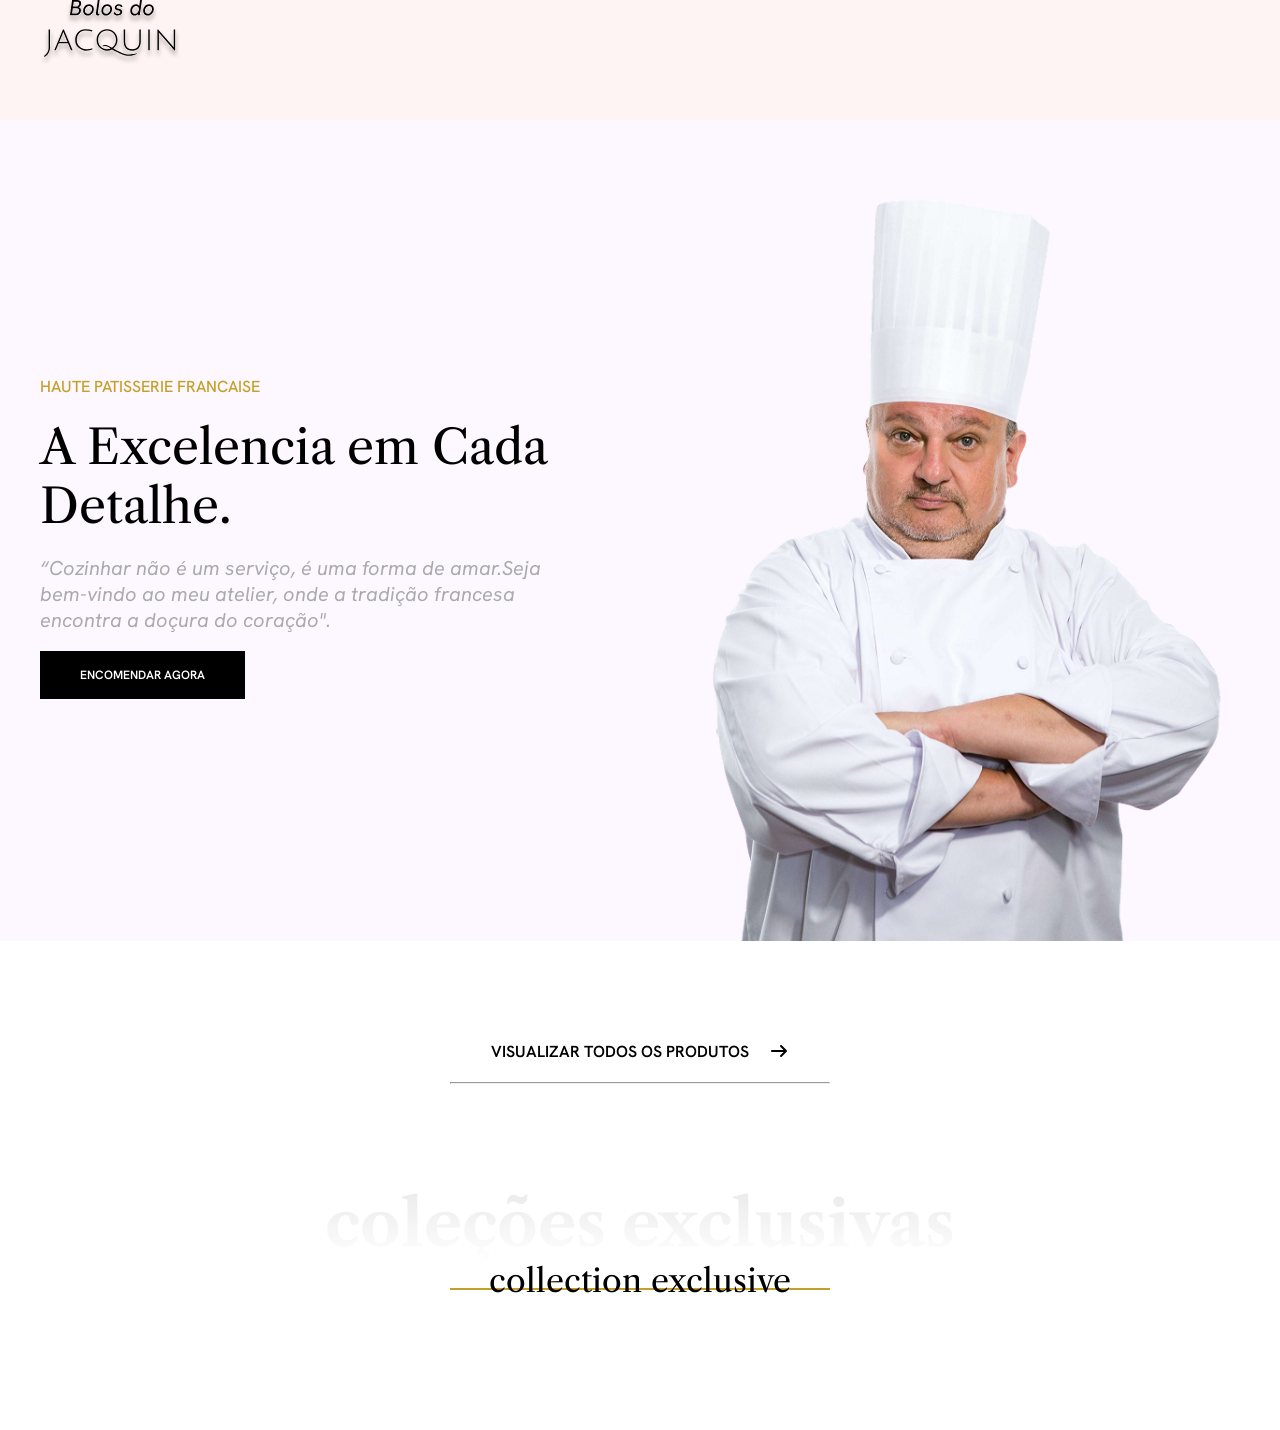
<file: home/index.html>
<!DOCTYPE html>
<html lang="pt-br">

<head>
    <meta charset="UTF-8">
    <meta name="viewport" content="width=device-width, initial-scale=1.0">
    <title>home-bolos do jacquin</title>
    <link rel="stylesheet" href="style.css">
    <link rel="preconnect" href="https://fonts.googleapis.com">
    <link rel="preconnect" href="https://fonts.gstatic.com" crossorigin>
    <link
        href="https://fonts.googleapis.com/css2?family=Hanken+Grotesk:ital,wght@0,100..900;1,100..900&family=Libre+Caslon+Text:ital,wght@0,400;0,700;1,400&display=swap"
        rel="stylesheet">
</head>

<body>
    <header class="home_cabecalho">
        <div class="home_container">
            <img src="../img/Bolos do jacquin.svg" alt="logo bolos do">
        </div>
    </header>
    <main>
        <h1>página inicial bolos do jacquin</h1>
        <section class="home_banner">
            <div class="home_container banner_container">
                <div class="box_texto_banner">
                    <span class="linha1">HAUTE PATISSERIE FRANCAISE</span><br>
                    <span class="linha2">A Excelencia em Cada Detalhe.</span>
                    <p class="linha3">“Cozinhar não é um serviço, é uma forma de amar.Seja bem-vindo ao meu atelier,
                        onde a tradição
                        francesa encontra a doçura do coração".</p>
                    <a class="linha4">
                        Encomendar agora
                    </a>
                </div>
                <img src="../img/foto.png" alt="foto do jacquin usando sua dolma">
            </div>
        </section>

        <section class="home_container home_produtos">
            <div class="link_produtos">
                <div>
                    <a href="">visualizar todos os produtos</a>
                    <svg xmlns="http://www.w3.org/2000/svg"
                        viewBox="0 0 640 640"><!--!Font Awesome Free 7.3.1 by @fontawesome - https://fontawesome.com License - https://fontawesome.com/license/free Copyright 2026 Fonticons, Inc.-->
                        <path
                            d="M566.6 342.6C579.1 330.1 579.1 309.8 566.6 297.3L406.6 137.3C394.1 124.8 373.8 124.8 361.3 137.3C348.8 149.8 348.8 170.1 361.3 182.6L466.7 288L96 288C78.3 288 64 302.3 64 320C64 337.7 78.3 352 96 352L466.7 352L361.3 457.4C348.8 469.9 348.8 490.2 361.3 502.7C373.8 515.2 394.1 515.2 406.6 502.7L566.6 342.7z" />
                    </svg>
                </div>
                <hr>
                <div>
                    <div class="home_subtitulo">
                        <h2>coleções exclusivas</h2>
                        <span>collection exclusive</span>
                        <hr>
                    </div>
                </div>
            </div>
        </section>
    </main>
</body>

</html>
</file>
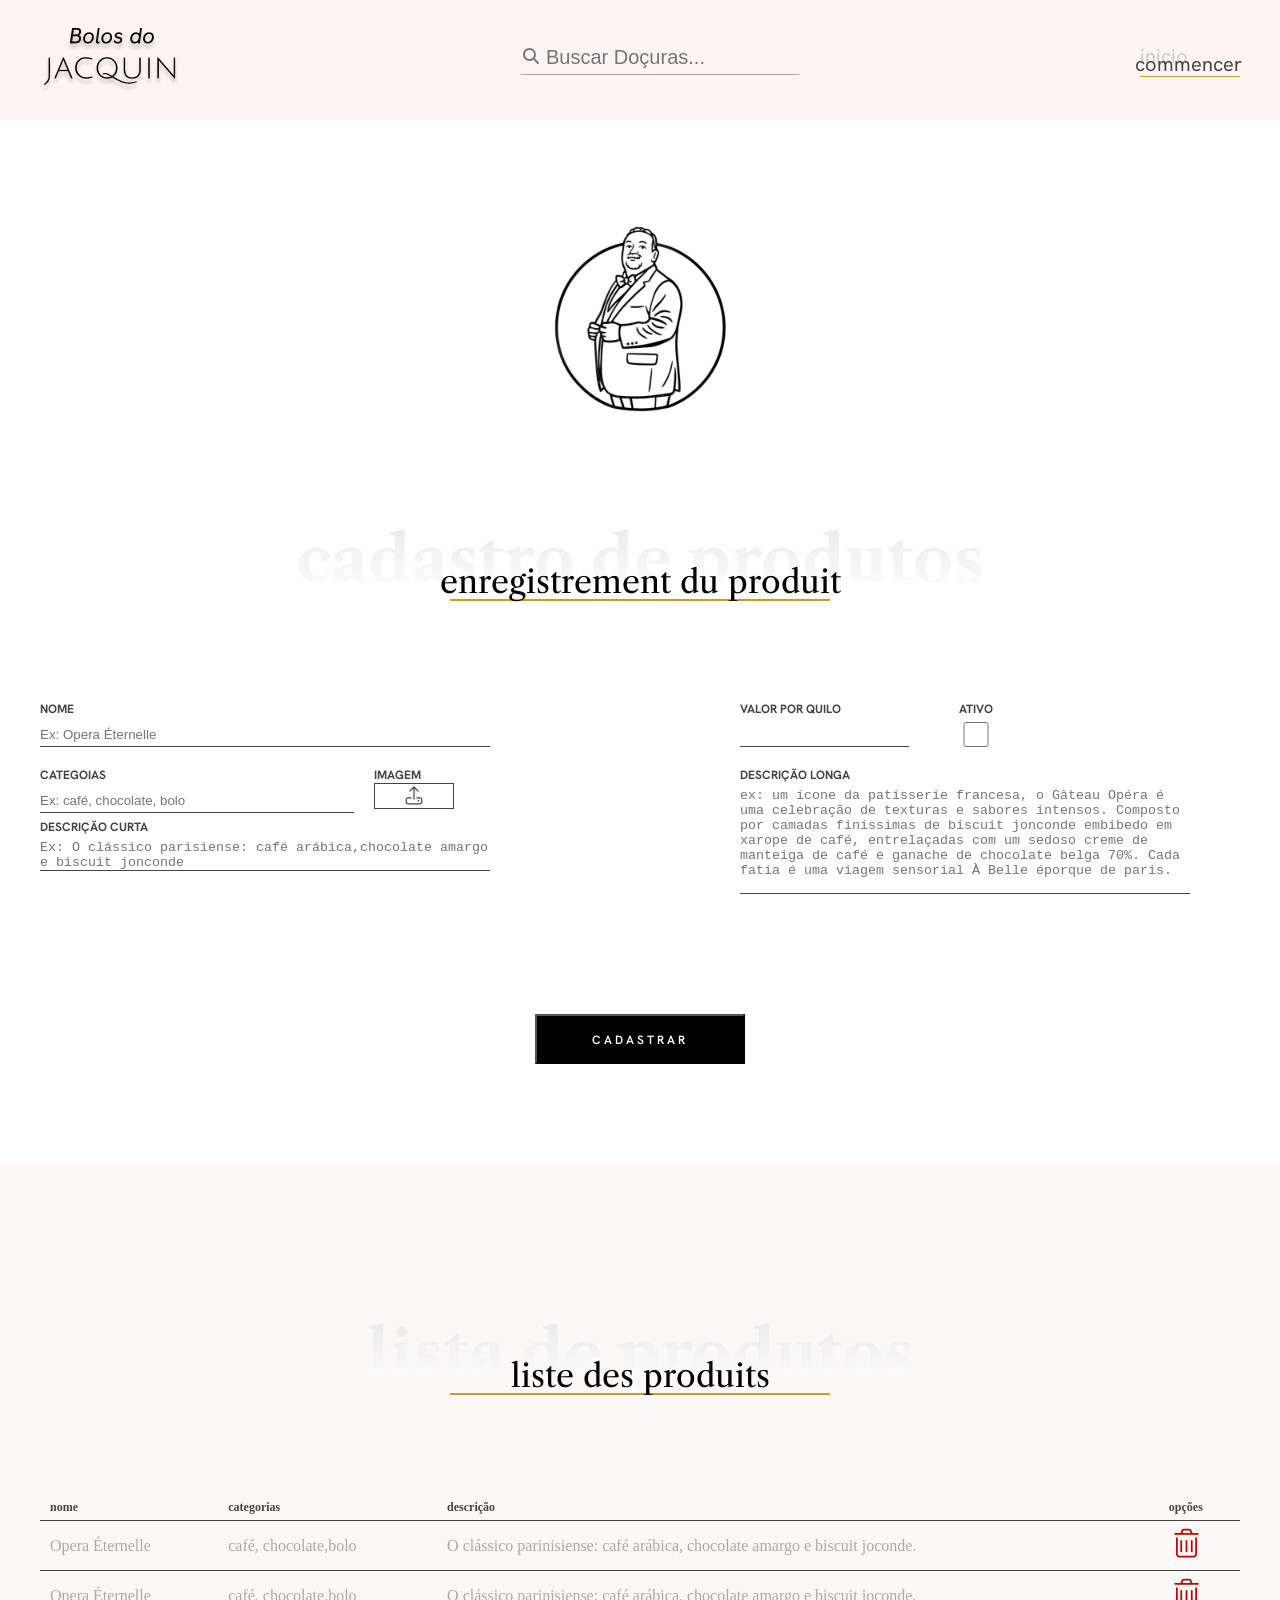
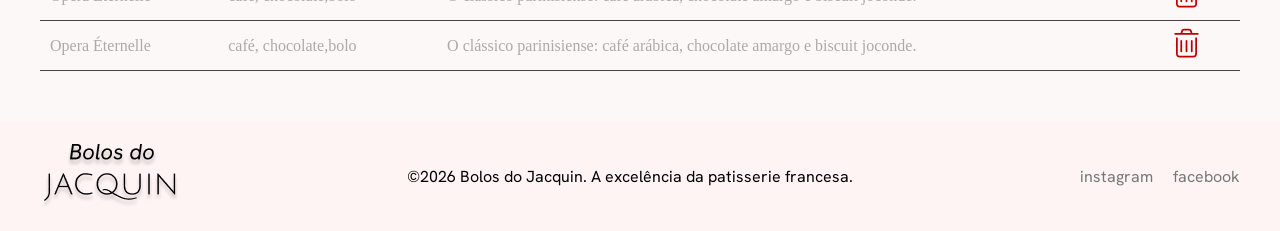
<file: home/admprodutos/index.html>
<!DOCTYPE html>
<html lang="pt-br">

<head>
    <meta charset="UTF-8">
    <meta name="viewport" content="width=device-width, initial-scale=1.0">
    <title>bolos do Jacquin- adm</title>
    <link rel="stylesheet" href="style.css">

    <link rel="preconnect" href="https://fonts.googleapis.com">
    <link rel="preconnect" href="https://fonts.gstatic.com" crossorigin>
    <link
        href="https://fonts.googleapis.com/css2?family=Hanken+Grotesk:ital,wght@0,100..900;1,100..900&family=Libre+Caslon+Text:ital,wght@0,400;0,700;1,400&display=swap"
        rel="stylesheet">
</head>

<body>
    <header>
        <div class="container header_container">
            <img src="../img/Bolos do jacquin.png" alt="logo bolos do Jacquin">

            <div class="box_busca">
                <svg xmlns="http://www.w3.org/2000/svg"
                    viewBox="0 0 640 640"><!--!Font Awesome Free 7.3.1 by @fontawesome - https://fontawesome.com License - https://fontawesome.com/license/free Copyright 2026 Fonticons, Inc.-->
                    <path
                        d="M480 272C480 317.9 465.1 360.3 440 394.7L566.6 521.4C579.1 533.9 579.1 554.2 566.6 566.7C554.1 579.2 533.8 579.2 521.3 566.7L394.7 440C360.3 465.1 317.9 480 272 480C157.1 480 64 386.9 64 272C64 157.1 157.1 64 272 64C386.9 64 480 157.1 480 272zM272 416C351.5 416 416 351.5 416 272C416 192.5 351.5 128 272 128C192.5 128 128 192.5 128 272C128 351.5 192.5 416 272 416z" />
                </svg><input type="text" placeholder="Buscar Doçuras...">
            </div>

            <a class="link_inicio" href="">
                inicio
                <span>commencer</span>
                <hr>
            </a>

            <button>
                <svg xmlns="http://www.w3.org/2000/svg"
                    viewBox="0 0 640 640"><!--! Font Awesome Pro 7.3.1 by @fontawesome - https://fontawesome.com License - https://fontawesome.com/license (Commercial License) Copyright 2026 Fonticons, Inc. -->
                    <path fill="currentColor"
                        d="M360 128L116.3 320L544 320C544 192 432 128 360 128zM64 336C64 326.2 68.5 316.9 76.2 310.9L340.2 102.9C345.8 98.5 352.8 96 360 96C404.3 96 457.6 115.2 499.9 151.8C543.1 189.2 576 245.7 576 320L576 480C576 515.3 547.3 544 512 544L128 544C92.7 544 64 515.3 64 480L64 336zM96 416L544 416L544 352L96 352L96 416zM96 448L96 480C96 497.7 110.3 512 128 512L512 512C529.7 512 544 497.7 544 480L544 448L96 448z" />
                </svg>
            </button>
        </div>
    </header>

    <main>
        <h1>página administrativa- bolos do jacquin</h1>
        <section class="cad_produtos">
            <div class="container cad_container">
                <img class="icon_jacquin" src="../img/Logo Bolos do Jacquin.png" alt="">
                <div class="box_h2">
                    <h2>cadastro de produtos</h2>
                    <span>enregistrement du produit</span>
                    <hr>
                </div>

                <form action="">
                    <div class="inputs_form ">
                        <div class="form_coluna1">
                            <div class="linha_form lf_coluna">
                                <label for="">nome


                                </label>
                                <input placeholder="Ex: Opera Éternelle" type="text" name="" id="">
                            </div>

                            <div class="link_form lf_linha">
                                <div class="input_cat lf_coluna">
                                    <label for="">categoias</label>
                                    <input type="text" placeholder="Ex: café, chocolate, bolo">
                                </div>
                                <div class="input_img lf_coluna">
                                    <span>imagem</span>
                                    <label for="img">
                                        <svg xmlns="http://www.w3.org/2000/svg"
                                            viewBox="0 0 640 640"><!--! Font Awesome Pro 7.3.1 by @fontawesome - https://fontawesome.com License - https://fontawesome.com/license (Commercial License) Copyright 2026 Fonticons, Inc. -->
                                            <path fill="currentColor"
                                                d="M336 118.6L336 400C336 408.8 328.8 416 320 416C311.2 416 304 408.8 304 400L304 118.6L219.3 203.3C213.1 209.5 202.9 209.5 196.7 203.3C190.5 197.1 190.5 186.9 196.7 180.7L308.7 68.7C314.9 62.5 325.1 62.5 331.3 68.7L443.3 180.7C449.5 186.9 449.5 197.1 443.3 203.3C437.1 209.5 426.9 209.5 420.7 203.3L336 118.6zM256 384L160 384C142.3 384 128 398.3 128 416L128 480C128 497.7 142.3 512 160 512L480 512C497.7 512 512 497.7 512 480L512 416C512 398.3 497.7 384 480 384L384 384L384 352L480 352C515.3 352 544 380.7 544 416L544 480C544 515.3 515.3 544 480 544L160 544C124.7 544 96 515.3 96 480L96 416C96 380.7 124.7 352 160 352L256 352L256 384zM416 448C416 434.7 426.7 424 440 424C453.3 424 464 434.7 464 448C464 461.3 453.3 472 440 472C426.7 472 416 461.3 416 448z" />
                                        </svg>
                                    </label>
                                    <input type="file" name="img" id="img">
                                </div>
                            </div>


                            <div class="linha_form lf_coluna">
                                <label for="">descrição curta</label>
                                <textarea name="" id="" rows="2"
                                    placeholder="Ex: O clássico parisiense: café arábica,chocolate amargo e biscuit jonconde"></textarea>
                            </div>
                        </div>

                        <div class="form_coluna2">
                            <div class="linha_form lf_linha">
                                <div class="input_valor lf_coluna">
                                    <label for="">valor por quilo</label>
                                    <input type="text" name="" id="">
                                </div>

                                <div class="input_ativo lf_coluna">
                                    <label for="">ativo</label>
                                    <input type="checkbox" name="" id="">
                                </div>
                            </div>


                            <div class="linha_form lf_coluna">
                                <label for="">descrição longa</label>
                                <textarea name="" id="" rows="7"
                                    placeholder="ex: um ícone da patisserie francesa, o Gâteau Opéra é uma celebração de texturas e sabores intensos. Composto por camadas finíssimas de biscuit jonconde embibedo em xarope de café, entrelaçadas com um sedoso creme de manteiga de café e ganache de chocolate belga 70%. Cada fatia é uma viagem sensorial À Belle éporque de paris."></textarea>
                            </div>
                        </div>
                    </div>
                    <input type="button" value="Cadastrar">
                </form>
            </div>
        </section>

        <section class="list_produtos">
            <div class="container list_container">
                <div class="box_h2">
                    <h2>lista de produtos</h2>
                    <span>liste des produits</span>
                    <hr>
                </div>

                <table>
                    <thead>
                        <tr>
                            <th>nome</th>
                            <th>categorias</th>
                            <th>descrição</th>
                            <th>opções</th>
                        </tr>
                    </thead>

                    <tbody>
                        <tr>
                            <td data-cell="nome">Opera Éternelle</td>
                            <td data-cell="categorias">café, chocolate,bolo</td>
                            <td data-cell="descrição">O clássico parinisiense: café arábica, chocolate amargo e biscuit joconde.</td>
                            <td data-cell="opções">
                                <svg xmlns="http://www.w3.org/2000/svg"
                                    viewBox="0 0 640 640"><!--! Font Awesome Pro 7.2.0 by @fontawesome - https://fontawesome.com License - https://fontawesome.com/license (Commercial License) Copyright 2026 Fonticons, Inc. -->
                                    <path fill="currentColor"
                                        d="M256.5 91.4C258.5 84.6 264.8 80 271.8 80L368.2 80C375.3 80 381.5 84.6 383.5 91.4L394.5 128L245.5 128L256.5 91.4zM212.1 128L112 128C103.2 128 96 135.2 96 144C96 152.8 103.2 160 112 160L528 160C536.8 160 544 152.8 544 144C544 135.2 536.8 128 528 128L427.9 128L414.2 82.2C408.1 61.9 389.4 48 368.2 48L271.8 48C250.6 48 231.9 61.9 225.8 82.2L212.1 128zM128 208L128 512C128 547.3 156.7 576 192 576L448 576C483.3 576 512 547.3 512 512L512 208L480 208L480 512C480 529.7 465.7 544 448 544L192 544C174.3 544 160 529.7 160 512L160 208L128 208zM240 272C240 263.2 232.8 256 224 256C215.2 256 208 263.2 208 272L208 464C208 472.8 215.2 480 224 480C232.8 480 240 472.8 240 464L240 272zM336 272C336 263.2 328.8 256 320 256C311.2 256 304 263.2 304 272L304 464C304 472.8 311.2 480 320 480C328.8 480 336 472.8 336 464L336 272zM432 272C432 263.2 424.8 256 416 256C407.2 256 400 263.2 400 272L400 464C400 472.8 407.2 480 416 480C424.8 480 432 472.8 432 464L432 272z" />
                                </svg>
                            </td>
                        </tr>
                        <tr>
                            <td data-cell="nome">Opera Éternelle</td>
                            <td data-cell="categorias">café, chocolate,bolo</td>
                            <td data-cell="descrição">O clássico parinisiense: café arábica, chocolate amargo e biscuit joconde.</td>
                            <td data-cell="opções">
                                <svg xmlns="http://www.w3.org/2000/svg"
                                    viewBox="0 0 640 640"><!--! Font Awesome Pro 7.2.0 by @fontawesome - https://fontawesome.com License - https://fontawesome.com/license (Commercial License) Copyright 2026 Fonticons, Inc. -->
                                    <path fill="currentColor"
                                        d="M256.5 91.4C258.5 84.6 264.8 80 271.8 80L368.2 80C375.3 80 381.5 84.6 383.5 91.4L394.5 128L245.5 128L256.5 91.4zM212.1 128L112 128C103.2 128 96 135.2 96 144C96 152.8 103.2 160 112 160L528 160C536.8 160 544 152.8 544 144C544 135.2 536.8 128 528 128L427.9 128L414.2 82.2C408.1 61.9 389.4 48 368.2 48L271.8 48C250.6 48 231.9 61.9 225.8 82.2L212.1 128zM128 208L128 512C128 547.3 156.7 576 192 576L448 576C483.3 576 512 547.3 512 512L512 208L480 208L480 512C480 529.7 465.7 544 448 544L192 544C174.3 544 160 529.7 160 512L160 208L128 208zM240 272C240 263.2 232.8 256 224 256C215.2 256 208 263.2 208 272L208 464C208 472.8 215.2 480 224 480C232.8 480 240 472.8 240 464L240 272zM336 272C336 263.2 328.8 256 320 256C311.2 256 304 263.2 304 272L304 464C304 472.8 311.2 480 320 480C328.8 480 336 472.8 336 464L336 272zM432 272C432 263.2 424.8 256 416 256C407.2 256 400 263.2 400 272L400 464C400 472.8 407.2 480 416 480C424.8 480 432 472.8 432 464L432 272z" />
                                </svg>
                            </td>
                        </tr>
                        <tr>
                            <td data-cell="nome">Opera Éternelle</td>
                            <td data-cell="categorias">café, chocolate,bolo</td>
                            <td data-cell="descrição">O clássico parinisiense: café arábica, chocolate amargo e biscuit joconde.</td>
                            <td data-cell="opções">
                                <svg xmlns="http://www.w3.org/2000/svg"
                                    viewBox="0 0 640 640"><!--! Font Awesome Pro 7.2.0 by @fontawesome - https://fontawesome.com License - https://fontawesome.com/license (Commercial License) Copyright 2026 Fonticons, Inc. -->
                                    <path fill="currentColor"
                                        d="M256.5 91.4C258.5 84.6 264.8 80 271.8 80L368.2 80C375.3 80 381.5 84.6 383.5 91.4L394.5 128L245.5 128L256.5 91.4zM212.1 128L112 128C103.2 128 96 135.2 96 144C96 152.8 103.2 160 112 160L528 160C536.8 160 544 152.8 544 144C544 135.2 536.8 128 528 128L427.9 128L414.2 82.2C408.1 61.9 389.4 48 368.2 48L271.8 48C250.6 48 231.9 61.9 225.8 82.2L212.1 128zM128 208L128 512C128 547.3 156.7 576 192 576L448 576C483.3 576 512 547.3 512 512L512 208L480 208L480 512C480 529.7 465.7 544 448 544L192 544C174.3 544 160 529.7 160 512L160 208L128 208zM240 272C240 263.2 232.8 256 224 256C215.2 256 208 263.2 208 272L208 464C208 472.8 215.2 480 224 480C232.8 480 240 472.8 240 464L240 272zM336 272C336 263.2 328.8 256 320 256C311.2 256 304 263.2 304 272L304 464C304 472.8 311.2 480 320 480C328.8 480 336 472.8 336 464L336 272zM432 272C432 263.2 424.8 256 416 256C407.2 256 400 263.2 400 272L400 464C400 472.8 407.2 480 416 480C424.8 480 432 472.8 432 464L432 272z" />
                                </svg>
                            </td>
                        </tr>
                    </tbody>
                </table>


            </div>
        </section>
    </main>

    <footer>
        <div class="container footer_container">
            <img src="../img/Bolos do jacquin.png" alt="logo bolo do jacquin">
            <span>©2026 Bolos do Jacquin. A excelência da patisserie francesa.</span>
            <nav class="nav_footer">
                <a href="">instagram</a>
                <a href="">facebook</a>
            </nav>
        </div>
    </footer>

</body>

</html>
</file>
<file: home/style.css>
*{
margin: 0;
padding: 0;
box-sizing: border-box;
}


h1{
    position: absolute;
    width: 1px;
    height: 1px;
    margin: -1px;
    overflow: hidden;
}
/*-------CABECALHO--------*/
.home_cabecalho{
background-color: #fff4f4;
height: 120px;
display: flex;
justify-content: center;
}



.home_container{
   /*background-color: aqua;*/
   max-width: 1200px;/*largura maxima 1200px */
    width: 95%;/*largura 95%*/
    margin: 0 auto;        
}


/*-------BANNER--------*/
.home_banner{
    background-color: #fdf8ff;

}


.box_texto_banner{
    /*background-color: chartreuse;*/
      font-family: "Hanken Grotesk", sans-serif;
      max-width: 520px;
}


.banner_container{
    display: flex;
    align-items: center;
    justify-content: space-between;
}


.banner_container img{
width: 547px;
}

.linha1{
    color: #c5a028;
    font-size: 16px;
    font-weight: 500;
    text-transform: uppercase;
    margin-bottom: 20px;
    display: inline-block;
}

.linha2{
 font-family:  "Libre Caslon Text";
font-size: 48px;
margin-bottom: 20px;
display: inline-block;
}

.linha3{
font-size: 20px;
font-style: italic;
color:#AAAAAA;
margin-bottom: 30px; 
display: inline-block;
}

.linha4{
font-weight: 600;
font-size: 12px;
text-transform: uppercase;
color: #FFFFFF;
text-decoration: none;

background-color: #000000;
padding: 16px 40px;

}


/*---------produtos--------*/

.home_produtos{
    padding: 100px 0;
}

.link_produtos a{
  font-family: "Hanken Grotesk", sans-serif;
  font-weight: 600;
font-size: 16px;
text-transform: uppercase;

text-decoration: none;
color: #000000;
}


.link_produtos svg{
    width: 20px;
}

.link_produtos div{
    display: flex;
    align-items: center;
    justify-content: center;
    gap: 20px;
    margin-bottom: 20px;
}

.link_produtos hr{
    max-width: 380px;
    width: 100%;
    margin: 0 auto;
}

.home_subtitulo{
    font-family:  "Libre Caslon Text";
    /*background-color: darkgreen ;*/
    display: flex;
    flex-direction: column;
    align-items: center;
    position: relative;
    margin-top: 100px;
}

.home_subtitulo h2{
     font-weight: 700;
     font-size: 64px;
     background-image: linear-gradient(0deg, #ffffff, #e9e9e9);
     background-clip: text;
     -webkit-background-clip: text;

     color: transparent;
     -webkit-text-fill-color: transparent;
}

.home_subtitulo span{
    font-size: 32px;
    position: absolute;
    bottom: -10px;
}
.home_subtitulo hr{
    max-width: 380px;
    width: 100%;
    background-color: #c5a028;
    margin-top: 5px;
    border: none;
    height: 2px;
}
</file>
<file: home/admprodutos/style.css>
* {
    margin: 0;
    padding: 0;
    box-sizing: border-box;

}

:root {
    --corPrincipal: #fff4f4;
    --fontHanken: "Hanken Grotesk", sans-serif;
    --corDourado: #c5a028;
    --corsecundaria: #fdf8f8;
}


.container {
    width: 95%;
    max-width: 1200px;
    margin: 0 auto;
    /* background-color: aqua;*/
}


h1 {
    position: absolute;
    width: 1px;
    height: 1px;
    margin: -1px;
    overflow: hidden;
}

header {
    background-color: var(--corPrincipal);
    font-family: var(--fontHanken);
}

.header_container {
    display: flex;
    justify-content: space-between;
    align-items: center;
    height: 120px;
}

.box_busca {
    position: relative;
}

.box_busca svg {
    width: 20px;
    position: absolute;
    fill: #747b7b;
}

.box_busca input {
    padding-left: 25px;
    padding-bottom: 5px;
    background-color: transparent;
    border: none;
    border-bottom: solid 1px #a9a9a9;
    font-size: 20px;
}

.box_busca input:focus {
    outline: none;
}

.link_inicio {
    color: #cccccc;
    text-decoration: none;
    font-size: 20px;
    position: relative;
}

.link_inicio span {
    color: #444444;
    position: absolute;
    left: -5px;
    top: 8px;
    text-align: center;
}

.link_inicio hr {
    margin-top: 7px;
    width: 100px;
    background-color: var(--corDourado);
    border: none;
    height: 1px;
}

/* ----------botao menu---------- */

.header_container button {
    background-color: transparent;
    border: none;
    display: none;
}

.header_container button svg {
    width: 50px;
}

/* -------secao cadastro de produtos----------- */

.cad_container {
    display: flex;
    flex-direction: column;
    align-items: center;
    padding: 100px 0;
}


.icon_jacquin {
    width: 200px;
}

.box_h2 {
    font-family: "Libre Caslon Text";
    /*background-color: darkgreen ;*/
    display: flex;
    flex-direction: column;
    align-items: center;
    position: relative;
    margin-top: 100px;
    margin-bottom: 100px;
}

.box_h2 h2 {
    font-weight: 700;
    font-size: 64px;
    background-image: linear-gradient(0deg, #ffffff, #e9e9e9);
    background-clip: text;
    -webkit-background-clip: text;

    color: transparent;
    -webkit-text-fill-color: transparent;
}

.box_h2 span {
    font-size: 32px;
    position: absolute;
    bottom: -10px;
    margin-bottom: 10px;
}

.box_h2 hr {
    max-width: 380px;
    width: 100%;
    background-color: #c5a028;
    border: none;
    height: 2px;
}



/* -------formulario---------- */
form {
    /* background-color: aqua; */
    width: 100%;
}

.inputs_form {
    display: flex;
    justify-content: space-between;
    width: 100%;
    max-width: 1200px;
}

.lf_coluna {
    display: flex;
    flex-direction: column;
    margin-right: 50px;
}


.lf_linha {
    display: flex;
}

.input_img svg {
    width: 24px;
}

.form_coluna1,
.form_coluna2 {
    max-width: 500px;
    width: 45%;
}

.input_img,
form label {
    font-family: var(--fontHanken);
    text-transform: uppercase;
    color: #444444;
    font-size: 12px;
    font-weight: 700;
    margin-bottom: 5px;
}

.inputs_form input[type=text],
.inputs_form textarea {
    background-color: transparent;
    border: none;
    border-bottom: solid 1px #444444;
    resize: none;

}

.linha_form {
    margin-bottom: 20px;
}


.inputs_form input[type=file] {
    display: none;
}


.input_img label {
    /* background-color: blueviolet; */
    display: flex;
    align-items: center;
    justify-content: center;
    width: 80px;
    border: solid 1px #444444;
}


form input[type=text] {
    height: 25px;
}

.inputs_form input[type=text],
.inputs_form textarea:focus {
    outline: none;
}


.input_img label:hover {
    cursor: pointer;
}

form input[type=checkbox],
form input[type=text] {
    height: 25px;
}

.input_cat {
    width: 79%;
}

.input_cat {
    max-width: 314px;
    margin-right: 20px;

}

.inputs_valor {
    width: 90%;
}

.inputs_valor input {
    margin-right: 20px;
    max-width: 360px;
}

form input[type=button] {
    margin: 100px auto 0;
    display: block;
    background-color: #000000;
    font-size: 12px;
    font-family: var(--fontHanken);
    text-transform: uppercase;
    color: #ffffff;
    font-weight: 600;
    padding: 16px 55px;
    cursor: pointer;
    height: 50px;
    letter-spacing: 3px;
}

/* ------------------lista de produtos------------------ */
.list_produtos {
    background-color: var(--corsecundaria);
    padding-top: 50px;
    padding-bottom: 50px;
}

table {
    /* background-color: aquamarine; */
    width: 100%;
    border-collapse: collapse;
}

thead {
    font-size: 12px;
    font-weight: 600;
    color: #444444;
    text-align: left;
}


tbody {
    color: #aaaaaa;
}

table svg {
    width: 35px;
    font-family: var(--fontHanken);
    text-transform: uppercase;
    color: #bd0000;
}

th,
td {
    border-bottom: solid 1px #444444;
    padding: 5px 10px;
}


/* ------Footer------ */

footer {
    background-color: #fff4f4;
    height: 110px;
    display: flex;
    align-items: center;
}

.footer_container {
    display: flex;
    justify-content: space-between;
    align-items: center;
    font-family: "Hanken Grotesk", sans-serif;

}

.nav_footer {
    display: flex;
    justify-content: space-between;
    width: 160px;
}


.nav_footer a {
    display: flex;
    align-items: center;
    text-decoration: none;
    color: #747878;
}

/* ----------medias----------- */
@media screen and (max-width:768px) {
    .header_container button {
        display: block;
    }

    .link_inicio,
    .box_busca {
        display: none;
    }


    .box_h2 h2 {
        font-size: 32px;
    }

    .box_h2 span {
        font-size: 20px;
        bottom: -18px;
        margin-bottom: 20px;
    }

    .box_h2 hr {
        margin-top: 10px;
        width: 70%;

    }


    /*--------------------Formulario-------------------- */

    .inputs_form {
        flex-direction: column;
        align-items: center;

    }


    .form_coluna1,
    .form_coluna2 {
        max-width: 500px;
        width: 80%;
    }


    /* ---------------------tabela----------------------- */
    thead {
        display: none;

    }

    tbody tr {
        display: flex;
        flex-direction: column;
        border: solid 1px #444444;
        border-radius: 10px;
        background-color: #ffffff;
        box-shadow: #00000042 5px 5px 5px;
        max-width: 500px;
        margin: 0 auto 50px;
    }

    tbody td {
        border: none;
    }

    tbody td::before {
        content: attr(data-cell) ": ";
        font-size: 12px;
        color: #444444;

    }


    /* --------------------rodapé-------------------- */

    .footer_container {
        display: flex;
        justify-content: space-between;
        flex-direction: column;
        align-items: center;
        max-width: 500px;
        width: 80%;

    }

    .footer_container span {
        font-size: 12px;
       margin-bottom: 5px;
    }

    .footer_container img {
        width: 100px;
         margin-bottom: 15px; 
        margin-top: 10px;
    }
}
</file>
